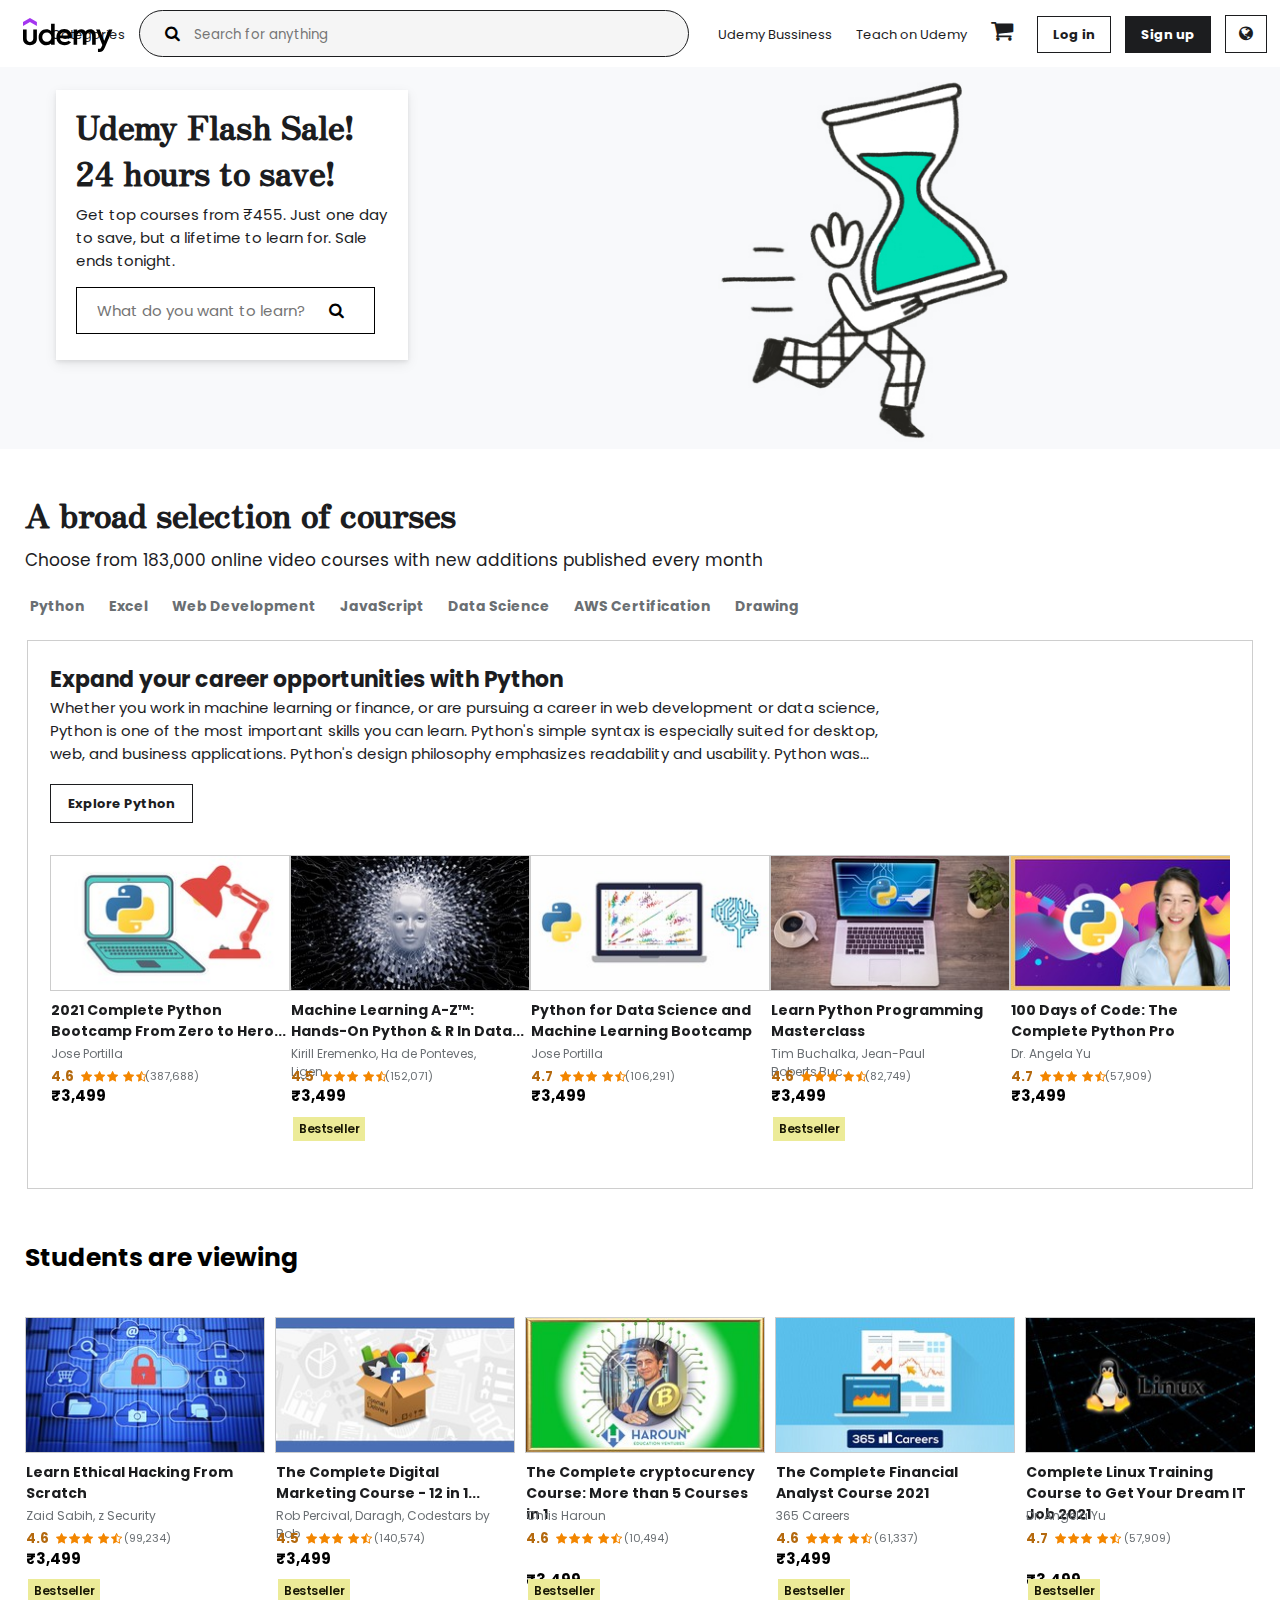
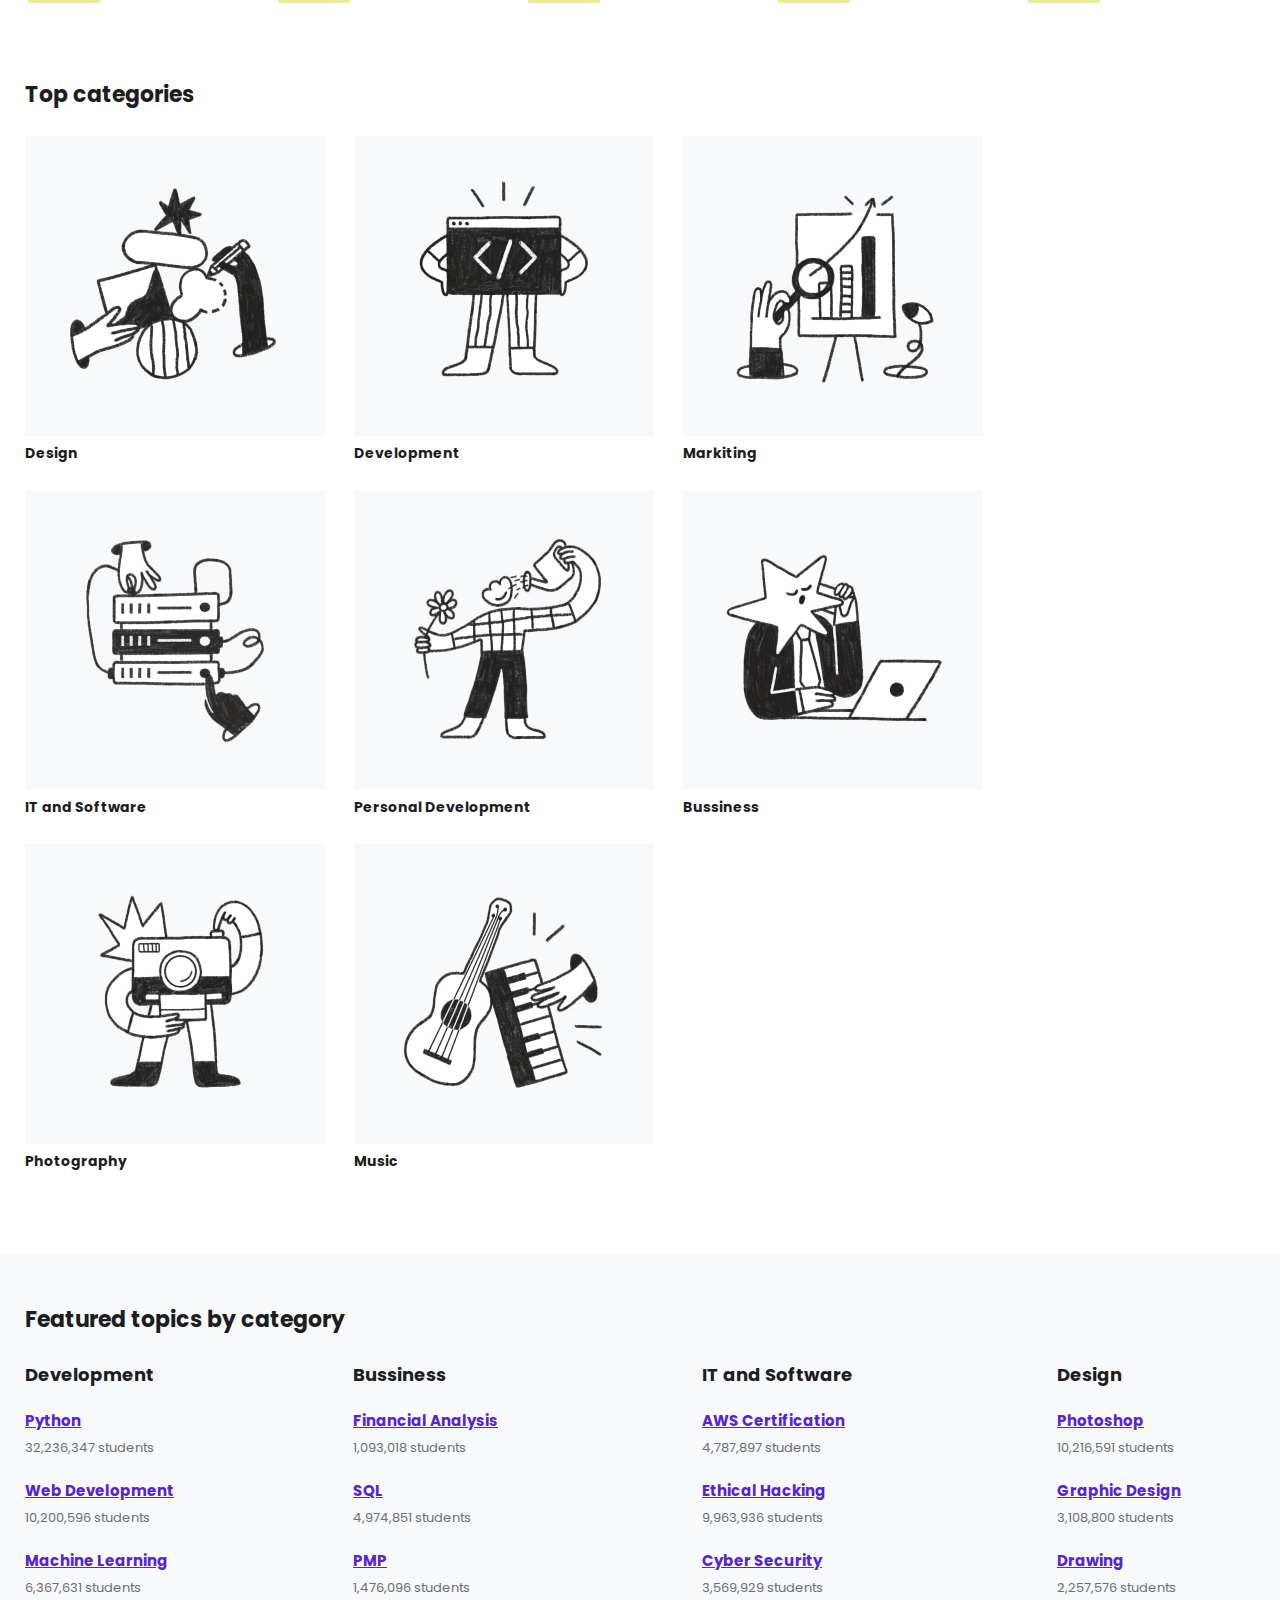
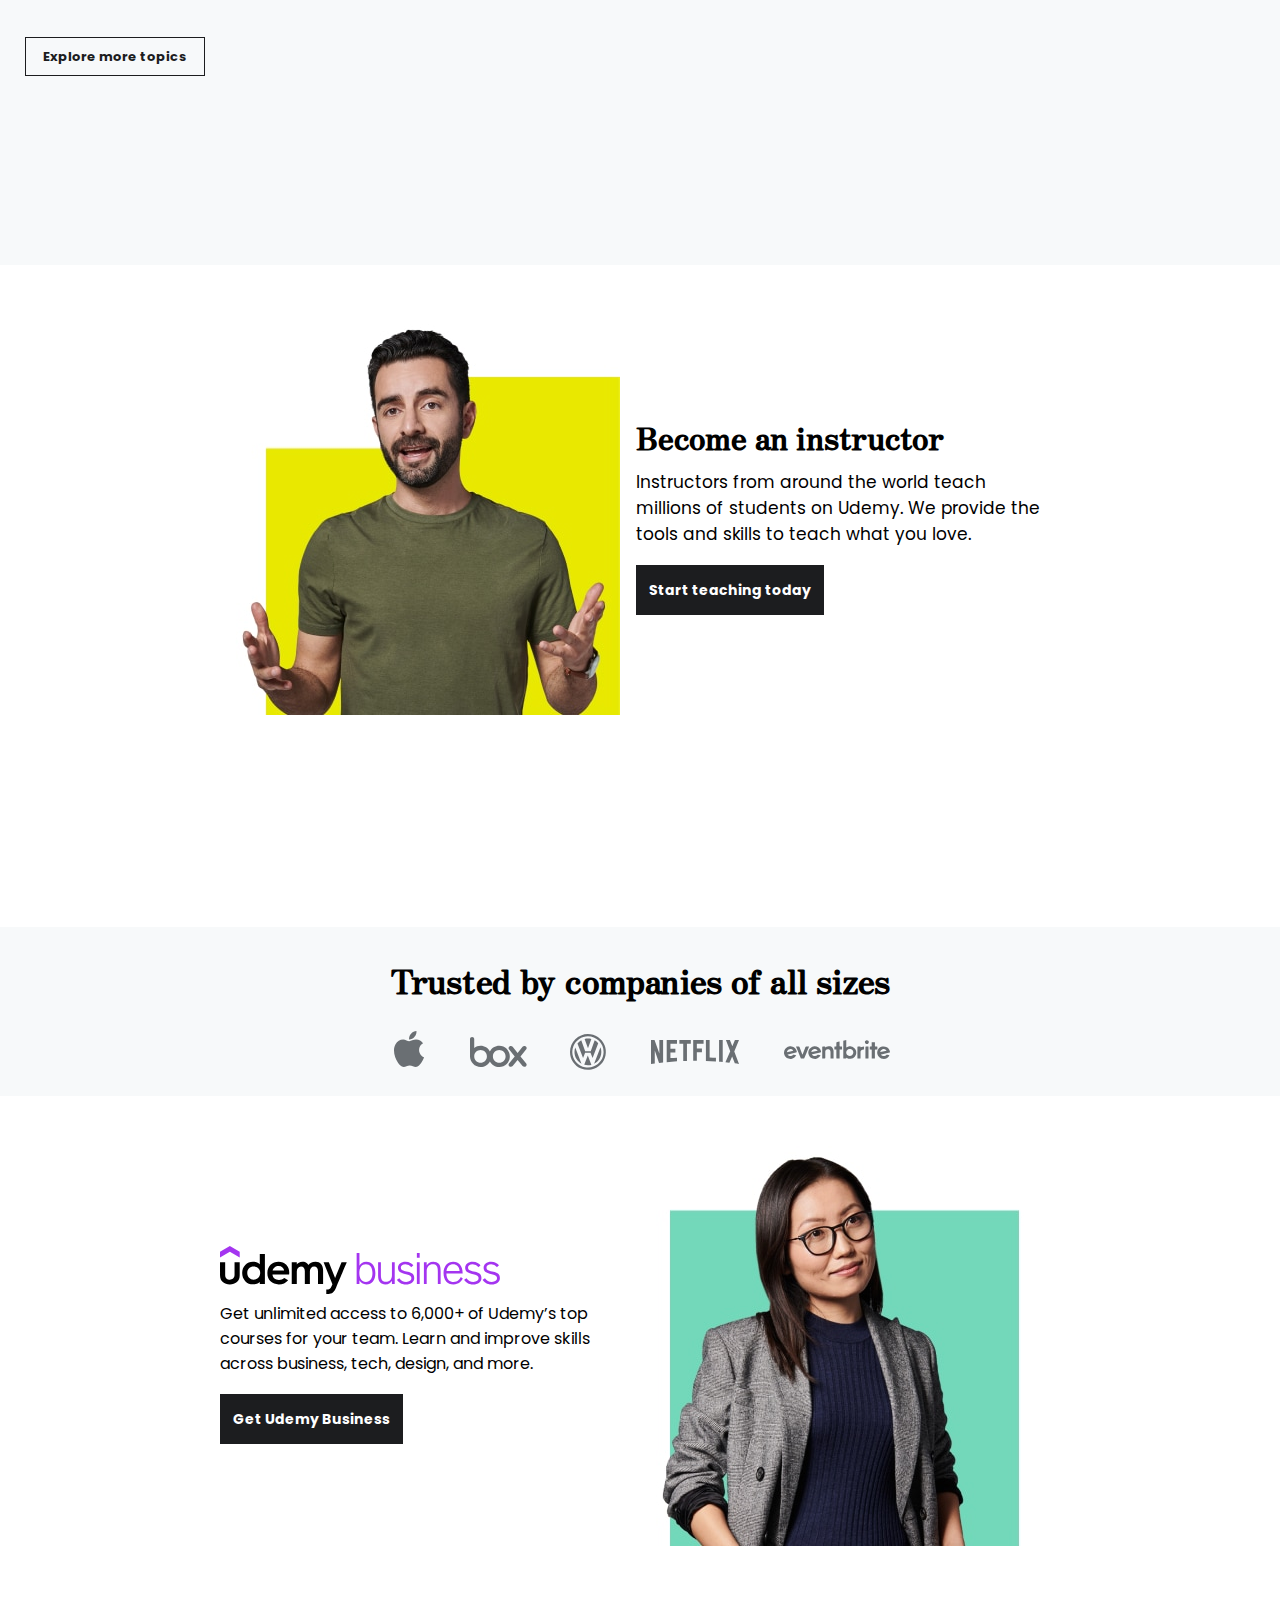
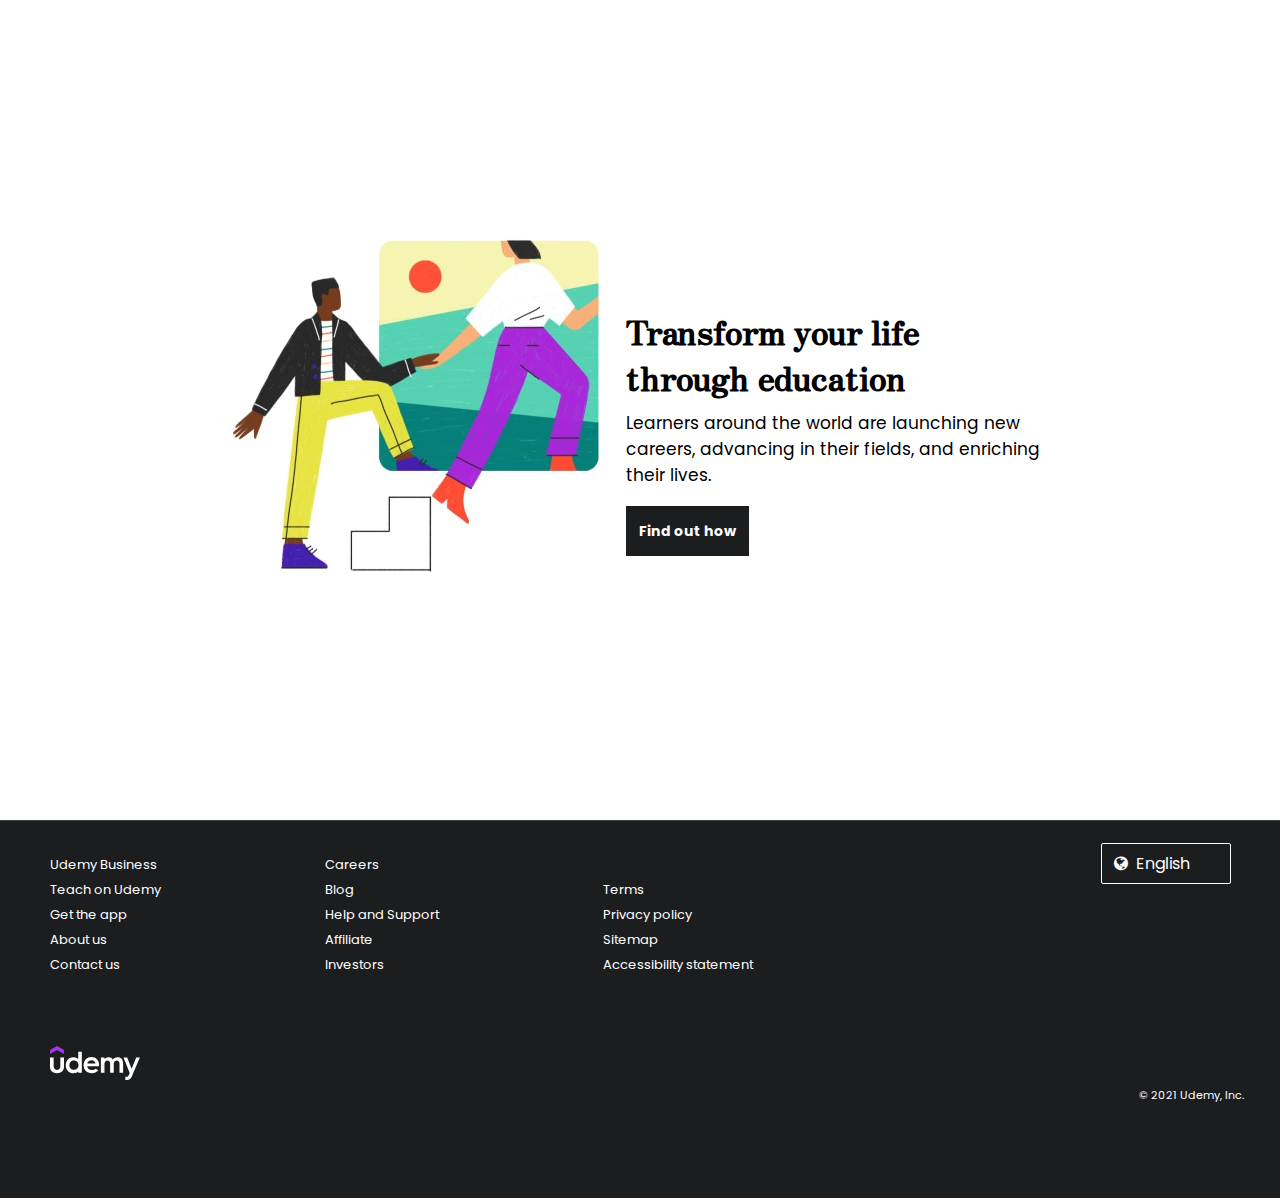
<file: index.html>
<!DOCTYPE html>
<html lang="en">

<head>
    <meta charset="UTF-8">
    <meta http-equiv="X-UA-Compatible" content="IE=edge">
    <meta name="viewport" content="width=device-width, initial-scale=1.0">
    <link rel="icon" type="image/png" href="images/tab.png" sizes="16x16">
    <script src="https://code.jquery.com/jquery-3.5.1.js"></script>
    <script src="https://cdnjs.cloudflare.com/ajax/libs/OwlCarousel2/2.3.4/owl.carousel.min.js"></script>
    <link rel="stylesheet" href="https://stackpath.bootstrapcdn.com/font-awesome/4.7.0/css/font-awesome.min.css">
    <link rel="stylesheet" href="https://cdnjs.cloudflare.com/ajax/libs/OwlCarousel2/2.3.4/assets/owl.carousel.min.css">
    <link rel="stylesheet" href="style.css">
    <title>Online Courses - Learn Anything, On Your Schedule | Udemy</title>
</head>

<body>
    <section id="header">
        <div class="nav">
            <ul>
                <li><a href="index.html"><img src="images/logo-udemy.svg" class="logo"></a></li>
                <li><a href="" class="cate">Categories</a></li>
                <li>
                    <form class="form"><i class="fa fa-search"></i>
                        <input type="search" placeholder="Search for anything">
                    </form>
                </li>
                <li><a href="" class="buss">Udemy Bussiness</a></li>
                <li><a href="" class="teach">Teach on Udemy</a></li>
                <li><a href=""><i class="fa fa-shopping-cart"></i></a></li>
                <li><a href="login.html" class="log-in">Log in</a></li>
                <li><a href="signup.html" class="sign-up">Sign up</a></li>
                <li><a href=""><i class="fa fa-globe globe2"></i></a></li>
            </ul>
        </div>
        <img src="images/udemy-flash.jpg" class="udemy-char">
        <div class="learn-box">
            <h1>Udemy Flash Sale!<br>24 hours to save!</h1>
            <p>Get top courses from ₹455. Just one day<br> to save, but a lifetime to learn for. Sale<br> ends tonight.
            </p>
            <form class="learn-search"><input type="search" placeholder="What do you want to learn?"><i
                    class="fa fa-search search"></i>
            </form>
        </div>
        <div class="content">
            <h1>A broad selection of courses</h1>
            <p>Choose from 183,000 online video courses with new additions published every month</p>
        </div>

        <div class="course-cate">
            <ul>
                <li><a href="">Python</a></li>
                <li><a href="">Excel</a></li>
                <li><a href="">Web Development</a></li>
                <li><a href="">JavaScript</a></li>
                <li><a href="">Data Science</a></li>
                <li><a href="">AWS Certification</a></li>
                <li><a href="">Drawing</a></li>
            </ul>
        </div>
        <div class="course">
            <div class="course-content">
                <h1>Expand your career opportunities with Python</h1>
                <p>Whether you work in machine learning or finance, or are pursuing a career in web development or data
                    science,<br> Python is one of the most important skills you can learn. Python's simple syntax is
                    especially suited for desktop,<br> web, and business applications. Python's design philosophy
                    emphasizes
                    readability and usability. Python was...</p>
                <a href="" class="explore">Explore Python</a>
                <div class="wrapper">
                    <div class="carousel owl-carousel">
                        <div class="card card-1">
                            <img src="images/course1.jpg">
                            <p>2021 Complete Python Bootcamp From Zero to Hero...</p>
                            <h6>Jose Portilla</h6>
                            <h5>4.6 <span><i class="fa fa-star"></i><i class="fa fa-star"></i><i class="fa fa-star"></i>
                                    <i class="fa fa-star"></i><i class="fa fa-star-half-o"></i></span>
                            </h5>
                            <h6 class="pur">(387,688)</h6>
                            <h4>₹3,499</h4>
                        </div>
                        <div class="card card-2">
                            <img src="images/course2.jpg">
                            <p> Machine Learning A-Z™: Hands-On Python & R In Data...</p>
                            <h6>Kirill Eremenko, Ha de Ponteves, Ligen...</h6>
                            <h5>4.5 <span><i class="fa fa-star"></i><i class="fa fa-star"></i><i class="fa fa-star"></i>
                                    <i class="fa fa-star"></i><i class="fa fa-star-half-o"></i></span>
                            </h5>
                            <h6 class="pur">(152,071)</h6>
                            <h4>₹3,499</h4>
                            <h5 class="best">Bestseller</h5>
                        </div>
                        <div class="card card-3">
                            <img src="images/course3.jpg">
                            <p>Python for Data Science and Machine Learning Bootcamp</p>
                            <h6>Jose Portilla</h6>
                            <h5>4.7 <span><i class="fa fa-star"></i><i class="fa fa-star"></i><i class="fa fa-star"></i>
                                    <i class="fa fa-star"></i><i class="fa fa-star-half-o"></i></span>
                            </h5>
                            <h6 class="pur">(106,291)</h6>
                            <h4>₹3,499</h4>
                        </div>
                        <div class="card card-4">
                            <img src="images/course4.jpg">
                            <p>Learn Python Programming Masterclass</p>
                            <h6>Tim Buchalka, Jean-Paul Roberts,Buc...</h6>
                            <h5>4.6 <span><i class="fa fa-star"></i><i class="fa fa-star"></i><i class="fa fa-star"></i>
                                    <i class="fa fa-star"></i><i class="fa fa-star-half-o"></i></span>
                            </h5>
                            <h6 class="pur">(82,749)</h6>
                            <h4>₹3,499</h4>
                            <h5 class="best">Bestseller</h5>
                        </div>
                        <div class="card card-5">
                            <img src="images/course5.jpg">
                            <p>100 Days of Code: The Complete Python Pro</p>
                            <h6>Dr. Angela Yu</h6>
                            <h5>4.7 <span><i class="fa fa-star"></i><i class="fa fa-star"></i><i class="fa fa-star"></i>
                                    <i class="fa fa-star"></i><i class="fa fa-star-half-o"></i></span>
                            </h5>
                            <h6 class="pur">(57,909)</h6>
                            <h4>₹3,499</h4>
                        </div>
                        <div class="card card-1">
                            <img src="images/course6.jpg">
                            <p>The Python Mega Course: Build 10 Real World Applications</p>
                            <h6>Ardit Sulce</h6>
                            <h5>4.6 <span><i class="fa fa-star"></i><i class="fa fa-star"></i><i class="fa fa-star"></i>
                                    <i class="fa fa-star"></i><i class="fa fa-star-half-o"></i></span>
                            </h5>
                            <h6 class="pur">(53,735)</h6>
                            <h4>₹3,499</h4>
                            <h5 class="best">Bestseller</h5>
                        </div>
                        <div class="card card-2">
                            <img src="images/course7.jpg">
                            <p>Learning Python for Data Analysis and Visualization</p>
                            <h6>Jose Portilla</h6>
                            <h5>4.4 <span><i class="fa fa-star"></i><i class="fa fa-star"></i><i class="fa fa-star"></i>
                                    <i class="fa fa-star"></i><i class="fa fa-star-half-o"></i></span>
                            </h5>
                            <h6 class="pur">(16,812)</h6>
                            <h4>₹3,499</h4>
                        </div>
                        <div class="card card-3">
                            <img src="images/course8.jpg">
                            <p>Automate the Boring Stuff with Python Programming</p>
                            <h6>Al Sweigart</h6>
                            <h5>4.6 <span><i class="fa fa-star"></i><i class="fa fa-star"></i><i class="fa fa-star"></i>
                                    <i class="fa fa-star"></i><i class="fa fa-star-half-o"></i></span>
                            </h5>
                            <h6 class="pur">(95,502)</h6>
                            <h4>₹3,200</h4>
                            <h5 class="best">Bestseller</h5>
                        </div>
                        <div class="card card-4">
                            <img src="images/course9.jpg">
                            <p>Python and Django Full Stack Web Developer Bootcamp</p>
                            <h6>Jose Portilla</h6>
                            <h5>4.5 <span><i class="fa fa-star"></i><i class="fa fa-star"></i><i class="fa fa-star"></i>
                                    <i class="fa fa-star"></i><i class="fa fa-star-half-o"></i></span>
                            </h5>
                            <h6 class="pur">(40,449)</h6>
                            <h4>₹3,499</h4>
                        </div>
                        <div class="card card-5">
                            <img src="images/course10.jpg"">
                            <p>Complete Python Developer in 2022: Zero to Mastery</p>
                            <h6>Andrei Neagoie, Zero To Mastery</h6>
                            <h5>4.7 <span><i class=" fa fa-star"></i><i class="fa fa-star"></i><i
                                class="fa fa-star"></i>
                            <i class="fa fa-star"></i><i class="fa fa-star-half-o"></i></span>
                            </h5>
                            <h6 class="pur">(31,591)</h6>
                            <h4>₹3,499</h4>
                            <h5 class="best">Bestseller</h5>
                        </div>
                    </div>
                </div>
            </div>
        </div>
    </section>
    <div class="viewing">
        <h1 class="viewing-title">Students are viewing</h1>
        <div class="wrapper">
            <div class="carousel owl-carousel">
                <div class="card card-1">
                    <img src="images/course11.jpg">
                    <p>Learn Ethical Hacking From Scratch</p>
                    <h6 class="name">Zaid Sabih, z Security</h6>
                    <h5 class="rate">4.6 <span><i class="fa fa-star"></i><i class="fa fa-star"></i><i
                                class="fa fa-star"></i>
                            <i class="fa fa-star"></i><i class="fa fa-star-half-o"></i></span>
                    </h5>
                    <h6 class="pur2">(99,234)</h6>
                    <h4 class="price">₹3,499</h4>
                    <h5 class="best">Bestseller</h5>
                </div>
                <div class="card card-2">
                    <img src="images/course12.jpg">
                    <p>The Complete Digital Marketing Course - 12 in 1...</p>
                    <h6 class="name">Rob Percival, Daragh, Codestars by Rob</h6>
                    <h5 class="rate">4.5 <span><i class="fa fa-star"></i><i class="fa fa-star"></i><i
                                class="fa fa-star"></i>
                            <i class="fa fa-star"></i><i class="fa fa-star-half-o"></i></span>
                    </h5>
                    <h6 class="pur2">(140,574)</h6>
                    <h4 class="price">₹3,499</h4>
                    <h5 class="best">Bestseller</h5>
                </div>
                <div class="card card-3">
                    <img src="images/course13.jpg">
                    <p>The Complete cryptocurency Course: More than 5 Courses in 1</p>
                    <h6 class="name">Chris Haroun</h6>
                    <h5 class="rate">4.6 <span><i class="fa fa-star"></i><i class="fa fa-star"></i><i
                                class="fa fa-star"></i>
                            <i class="fa fa-star"></i><i class="fa fa-star-half-o"></i></span>
                    </h5>
                    <h6 class="pur2">(10,494)</h6>
                    <h4 class="price">₹3,499</h4>
                    <h5 class="best">Bestseller</h5>
                </div>
                <div class="card card-4">
                    <img src="images/course14.jpg">
                    <p>The Complete Financial Analyst Course 2021</p>
                    <h6 class="name">365 Careers</h6>
                    <h5 class="rate">4.6 <span><i class="fa fa-star"></i><i class="fa fa-star"></i><i
                                class="fa fa-star"></i>
                            <i class="fa fa-star"></i><i class="fa fa-star-half-o"></i></span>
                    </h5>
                    <h6 class="pur2">(61,337)</h6>
                    <h4 class="price">₹3,499</h4>
                    <h5 class="best">Bestseller</h5>
                </div>
                <div class="card card-5">
                    <img src="images/course15.jpg">
                    <p>Complete Linux Training Course to Get Your Dream IT Job 2021</p>
                    <h6 class="name">Dr. Angela Yu</h6>
                    <h5 class="rate">4.7 <span><i class="fa fa-star"></i><i class="fa fa-star"></i><i
                                class="fa fa-star"></i>
                            <i class="fa fa-star"></i><i class="fa fa-star-half-o"></i></span>
                    </h5>
                    <h6 class="pur2">(57,909)</h6>
                    <h4 class="price">₹3,499</h4>
                    <h5 class="best">Bestseller</h5>
                </div>
                <div class="card card-1">
                    <img src="images/course16.jpg">
                    <p>The Python Mega Course: Build 10 Real Applications</p>
                    <h6 class="name">Ardit Sulce</h6>
                    <h5 class="rate">4.6 <span><i class="fa fa-star"></i><i class="fa fa-star"></i><i
                                class="fa fa-star"></i>
                            <i class="fa fa-star"></i><i class="fa fa-star-half-o"></i></span>
                    </h5>
                    <h6 class="pur2">(53,735)</h6>
                    <h4 class="price">₹3,499</h4>
                    <h5 class="best">Bestseller</h5>
                </div>
                <div class="card card-2">
                    <img src="images/course17.jpg">
                    <p>Learning Python for Data Analysis and Visualization</p>
                    <h6 class="name">Jose Portilla</h6>
                    <h5 class="rate">4.4 <span><i class="fa fa-star"></i><i class="fa fa-star"></i><i
                                class="fa fa-star"></i>
                            <i class="fa fa-star"></i><i class="fa fa-star-half-o"></i></span>
                    </h5>
                    <h6 class="pur2">(16,812)</h6>
                    <h4 class="price">₹3,499</h4>
                    <h5 class="best">Bestseller</h5>
                </div>
                <div class="card card-3">
                    <img src="images/course18.jpg">
                    <p>Automate the Boring Stuff with Python Programming</p>
                    <h6 class="name">Al Sweigart</h6>
                    <h5 class="rate">4.6 <span><i class="fa fa-star"></i><i class="fa fa-star"></i><i
                                class="fa fa-star"></i>
                            <i class="fa fa-star"></i><i class="fa fa-star-half-o"></i></span>
                    </h5>
                    <h6 class="pur2">(95,502)</h6>
                    <h4 class="price">₹3,200</h4>
                    <h5 class="best">Bestseller</h5>
                </div>
                <div class="card card-4">
                    <img src="images/course19.jpg">
                    <p>Python and Django Full Stack Web Developer</p>
                    <h6 class="name">Jose Portilla</h6>
                    <h5 class="rate">4.5 <span><i class="fa fa-star"></i><i class="fa fa-star"></i><i
                                class="fa fa-star"></i>
                            <i class="fa fa-star"></i><i class="fa fa-star-half-o"></i></span>
                    </h5>
                    <h6 class="pur2">(40,449)</h6>
                    <h4 class="price">₹3,499</h4>
                    <h5 class="best">Bestseller</h5>
                </div>
                <div class="card card-5">
                    <img src="images/course20.jpg">
                    <p>Complete Python Developer in 2022: Zero to Mastery</p>
                    <h6 class="name">Andrei Neagoie, Zero To Mastery</h6>
                    <h5 class="rate">4.7 <span><i class="fa fa-star"></i><i class="fa fa-star"></i><i
                                class="fa fa-star"></i>
                            <i class="fa fa-star"></i><i class="fa fa-star-half-o"></i></span>
                    </h5>
                    <h6 class="pur2">(31,591)</h6>
                    <h4 class="price">₹3,499</h4>
                    <h5 class="best">Bestseller</h5>
                </div>
            </div>
        </div>
    </div>
    <section class="categories">
        <h1>Top categories</h1>
        <div class="cate-section">
            <div class="cate1">
                <img src="images/cate1.jpg">
                <p>Design</p>
            </div>
            <div class="cate1">
                <img src="images/cate2.jpg">
                <p>Development</p>
            </div>
            <div class="cate1">
                <img src="images/cate3.jpg">
                <p>Markiting</p>
            </div>
            <div class="cate1">
                <img src="images/cate4.jpg">
                <p>IT and Software</p>
            </div>
            <div class="cate1">
                <img src="images/cate5.jpg">
                <p>Personal Development</p>
            </div>
            <div class="cate1">
                <img src="images/cate6.jpg">
                <p>Bussiness</p>
            </div>
            <div class="cate1">
                <img src="images/cate7.jpg">
                <p>Photography</p>
            </div>
            <div class="cate1">
                <img src="images/cate8.jpg">
                <p>Music</p>
            </div>
        </div>
    </section>
    <section class="featured-topics">
        <h1>Featured topics by category</h1>
        <div class="development">
            <h2>Development</h2>
            <a href="">Python</a>
            <p>32,236,347 students</p>
            <a href="">Web Development</a>
            <p>10,200,596 students</p>
            <a href="">Machine Learning</a>
            <p>6,367,631 students</p>
        </div>
        <div class="development2">
            <h2>Bussiness</h2>
            <a href="">Financial Analysis</a>
            <p>1,093,018 students</p>
            <a href="">SQL</a>
            <p>4,974,851 students</p>
            <a href="">PMP</a>
            <p>1,476,096 students</p>
        </div>
        <div class="development2">
            <h2>IT and Software</h2>
            <a href="">AWS Certification</a>
            <p>4,787,897 students</p>
            <a href="">Ethical Hacking</a>
            <p>9,963,936 students</p>
            <a href="">Cyber Security</a>
            <p>3,569,929 students</p>
        </div>
        <div class="development2">
            <h2>Design</h2>
            <a href="">Photoshop</a>
            <p>10,216,591 students</p>
            <a href="">Graphic Design</a>
            <p>3,108,800 students</p>
            <a href="">Drawing</a>
            <p>2,257,576 students</p>
        </div><br>
        <a href="" class="explore button">Explore more topics</a>
    </section>
    <section class="inst">
        <div class="instru">
            <div class="imgbx">
                <img src="images/instructer.jpg">
            </div>
            <div class="instru-content imgbx">
                <h1>Become an instructor</h1>
                <p>Instructors from around the world teach<br> millions of students on Udemy. We provide the<br> tools
                    and
                    skills to teach what you love.</p>
                <div class="btn">
                    <a href="">Start teaching today</a>
                </div>
            </div>
        </div>
        <div class="trusted">
            <h1>Trusted by companies of all sizes</h1>
            <div class="trust">
                <img src="images/trust1.svg">
                <img src="images/trust2.svg">
                <img src="images/trust3.svg">
                <img src="images/trust4.svg">
                <img src="images/trust5.svg">
            </div>
        </div>
        <div class="bussiness">
            <div class="instru">
                <div class="imgbx2">
                    <img src="images/bussinessimage.jpg">
                </div>
                <div class="instru-content2 imgbx2">
                    <img src="images/udemy-buss.svg">
                    <p>Get unlimited access to 6,000+ of Udemy’s top<br> courses for your team. Learn and improve
                        skills<br>
                        across business, tech, design, and more.</p>
                    <div class="btn">
                        <a href="">Get Udemy Business</a>
                    </div>
                </div>
            </div>
        </div>
        <div class="transform">
            <div class="instru">
                <div class="imgbx">
                    <img src="images/transform.jpg">
                </div>
                <div class="instru-content imgbx">
                    <h1 class="transform">Transform your life<br> through education</h1>
                    <p>Learners around the world are launching new<br> careers, advancing in their fields, and
                        enriching<br>
                        their lives.</p>
                    <div class="btn">
                        <a href="" class="button2">Find out how</a>
                    </div>
                </div>
            </div>
        </div>
    </section>
    <footer>
        <div class="footerlink1 footerlink">
            <a href="">Udemy Business</a><br>
            <a href="">Teach on Udemy</a><br>
            <a href="">Get the app</a><br>
            <a href="">About us</a><br>
            <a href="">Contact us</a>
        </div>
        <div class="footerlink2 footerlink">
            <a href="">Careers</a><br>
            <a href="">Blog</a><br>
            <a href="">Help and Support</a><br>
            <a href="">Affiliate</a><br>
            <a href="">Investors</a>
        </div>
        <div class="footerlink3 footerlink">
            <a href="">Terms</a><br>
            <a href="">Privacy policy</a><br>
            <a href="">Sitemap</a><br>
            <a href="">Accessibility statement</a>
        </div>
        <div class="lang footerlink">
            <a href=""><i class="fa fa-globe" aria-readonly="true"></i>English</a>
        </div>
        <div class="footer-udemy">
            <img src="images/logo-udemy-white.svg" class="footer-udemy-logo">
            <div class="copy">
                <p>© 2021 Udemy, Inc.</p>
            </div>
        </div>
    </footer>


    <script>
        $(".carousel").owlCarousel({
            margin: 20,
            loop: true,
            autoplay: false,
            autoplayTimeout: 2000,
            autoplayHoverPause: true,
            responsive: {
                0: {
                    items: 1,
                    nav: false
                },
                600: {
                    items: 3,
                    nav: false
                },
                1000: {
                    items: 5,
                    nav: false
                }
            }
        });
    </script>
</body>

</html>
</file>
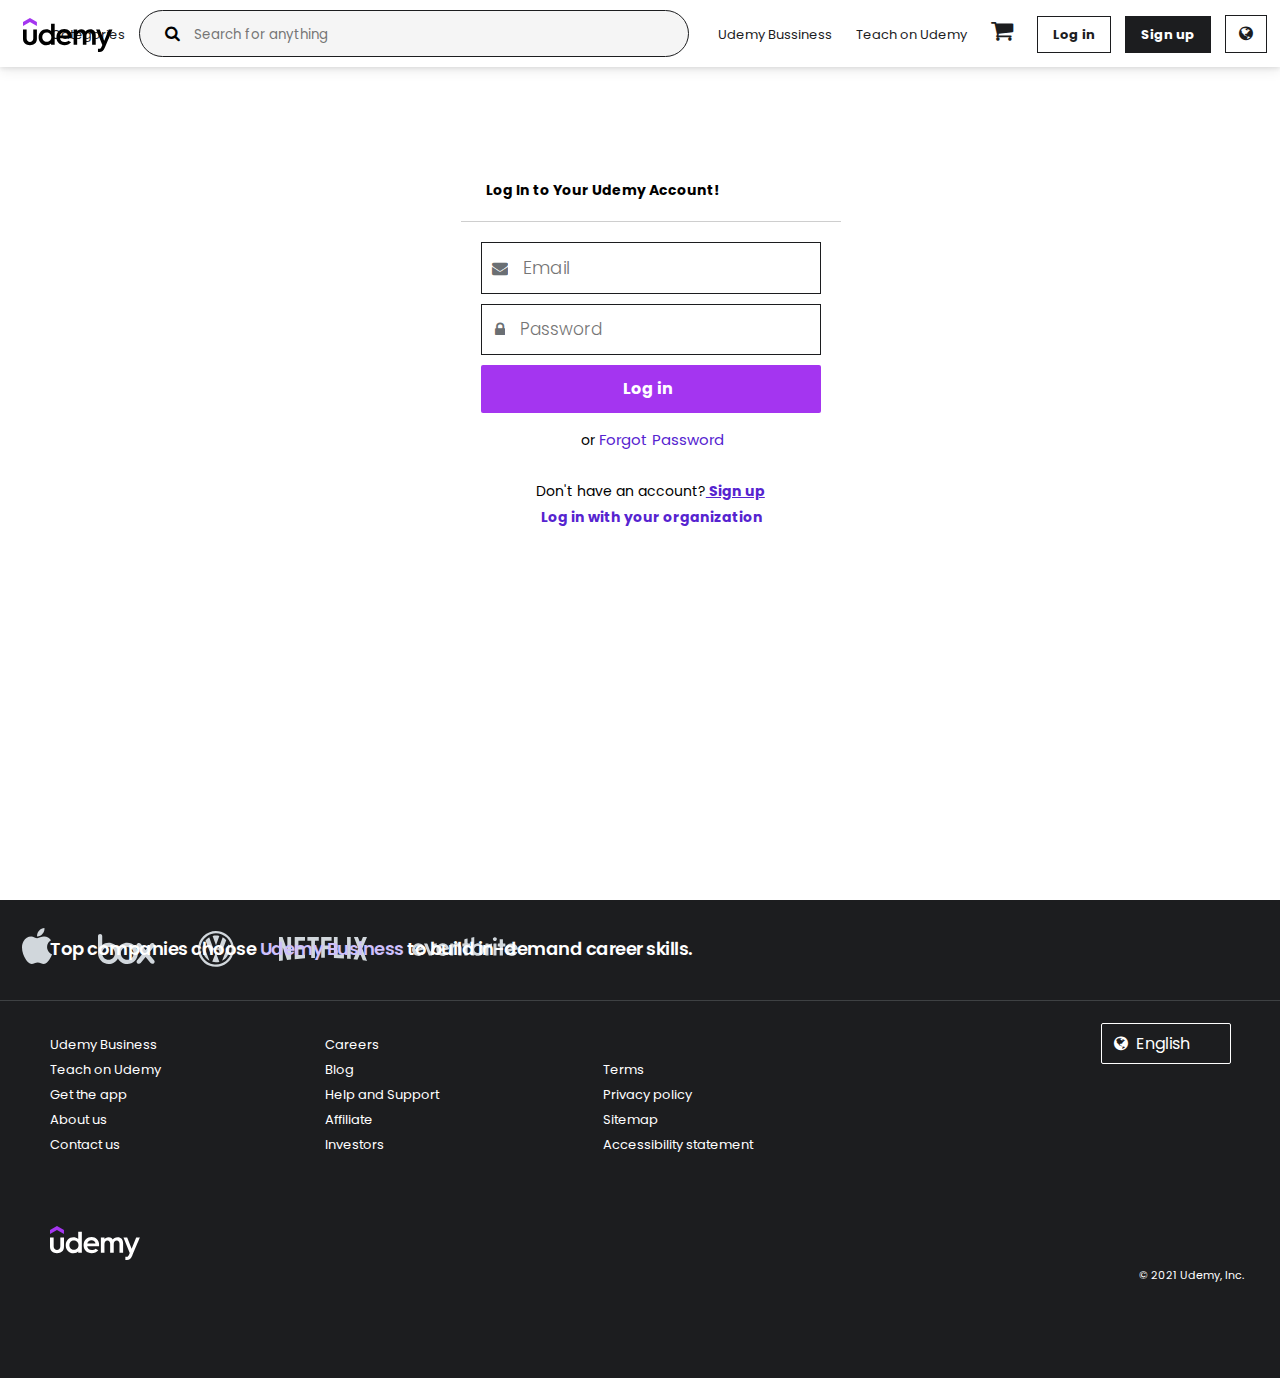
<file: login.html>
<!DOCTYPE html>
<html lang="en">

<head>
    <meta charset="UTF-8">
    <meta http-equiv="X-UA-Compatible" content="IE=edge">
    <meta name="viewport" content="width=device-width, initial-scale=1.0">
    <link rel="icon" type="image/png" href="images/tab.png" sizes="16x16">
    <script src="https://code.jquery.com/jquery-3.5.1.js"></script>
    <script src="https://cdnjs.cloudflare.com/ajax/libs/OwlCarousel2/2.3.4/owl.carousel.min.js"></script>
    <link rel="stylesheet" href="https://stackpath.bootstrapcdn.com/font-awesome/4.7.0/css/font-awesome.min.css">
    <link rel="stylesheet" href="https://cdnjs.cloudflare.com/ajax/libs/OwlCarousel2/2.3.4/assets/owl.carousel.min.css">
    <link rel="stylesheet" href="style.css">
    <title>Login | Udemy</title>
</head>

<body>
    <section id="header">
        <div class="nav">
            <ul>
                <li><a href="index.html"><img src="images/logo-udemy.svg" class="logo"></a></li>
                <li><a href="" class="cate">Categories</a></li>
                <li>
                    <form class="form"><i class="fa fa-search"></i>
                        <input type="search" placeholder="Search for anything">
                    </form>
                </li>
                <li><a href="" class="buss">Udemy Bussiness</a></li>
                <li><a href="" class="teach">Teach on Udemy</a></li>
                <li><a href=""><i class="fa fa-shopping-cart"></i></a></li>
                <li><a href="login.html" class="log-in">Log in</a></li>
                <li><a href="signup.html" class="sign-up">Sign up</a></li>
                <li><a href=""><i class="fa fa-globe globe2"></i></a></li>
            </ul>
        </div>
    </section>
    <div class="login">
        <h4 class="login-title">Log In to Your Udemy Account!</h4>
        <form action="log-in.php" method="post" class="log-in-form">
            <div class="email"><i class="fa fa-envelope"></i><input type="email" placeholder="Email" name="email"></div>
            <div class="password"><i class="fa fa-lock"></i><input type="password" placeholder="Password"
                    name="password"></div>
            <input type="submit" class="submit" value="Log in" name="submit">
        </form>
        <p class="forgot-pass">or <a href="">Forgot Password</a></p>
        <p class="forgot-pass signup">Don't have an account?<a href="signup.html"> Sign up</a></p>
        <a href="" class="with-org">Log in with your organization</a>

    </div>
    <div class="trust-for-login">
        <div class="trust-login">
            <h1>Top companies choose <a href="">Udemy Business</a> to build in-demand career skills.</h1>
            <div class="trust">
                <img src="images/top1.svg">
                <img src="images/top2.svg">
                <img src="images/top3.svg">
                <img src="images/top4.svg">
                <img src="images/top5.svg">
            </div>
        </div>
    </div>
    <footer>
        <div class="footerlink1 footerlink">
            <a href="">Udemy Business</a><br>
            <a href="">Teach on Udemy</a><br>
            <a href="">Get the app</a><br>
            <a href="">About us</a><br>
            <a href="">Contact us</a>
        </div>
        <div class="footerlink2 footerlink">
            <a href="">Careers</a><br>
            <a href="">Blog</a><br>
            <a href="">Help and Support</a><br>
            <a href="">Affiliate</a><br>
            <a href="">Investors</a>
        </div>
        <div class="footerlink3 footerlink">
            <a href="">Terms</a><br>
            <a href="">Privacy policy</a><br>
            <a href="">Sitemap</a><br>
            <a href="">Accessibility statement</a>
        </div>
        <div class="lang footerlink">
            <a href=""><i class="fa fa-globe" aria-readonly="true"></i>English</a>
        </div>
        <div class="footer-udemy">
            <img src="images/logo-udemy-white.svg" class="footer-udemy-logo">
            <div class="copy">
                <p>© 2021 Udemy, Inc.</p>
            </div>
        </div>
    </footer>


</body>

</html>
</file>
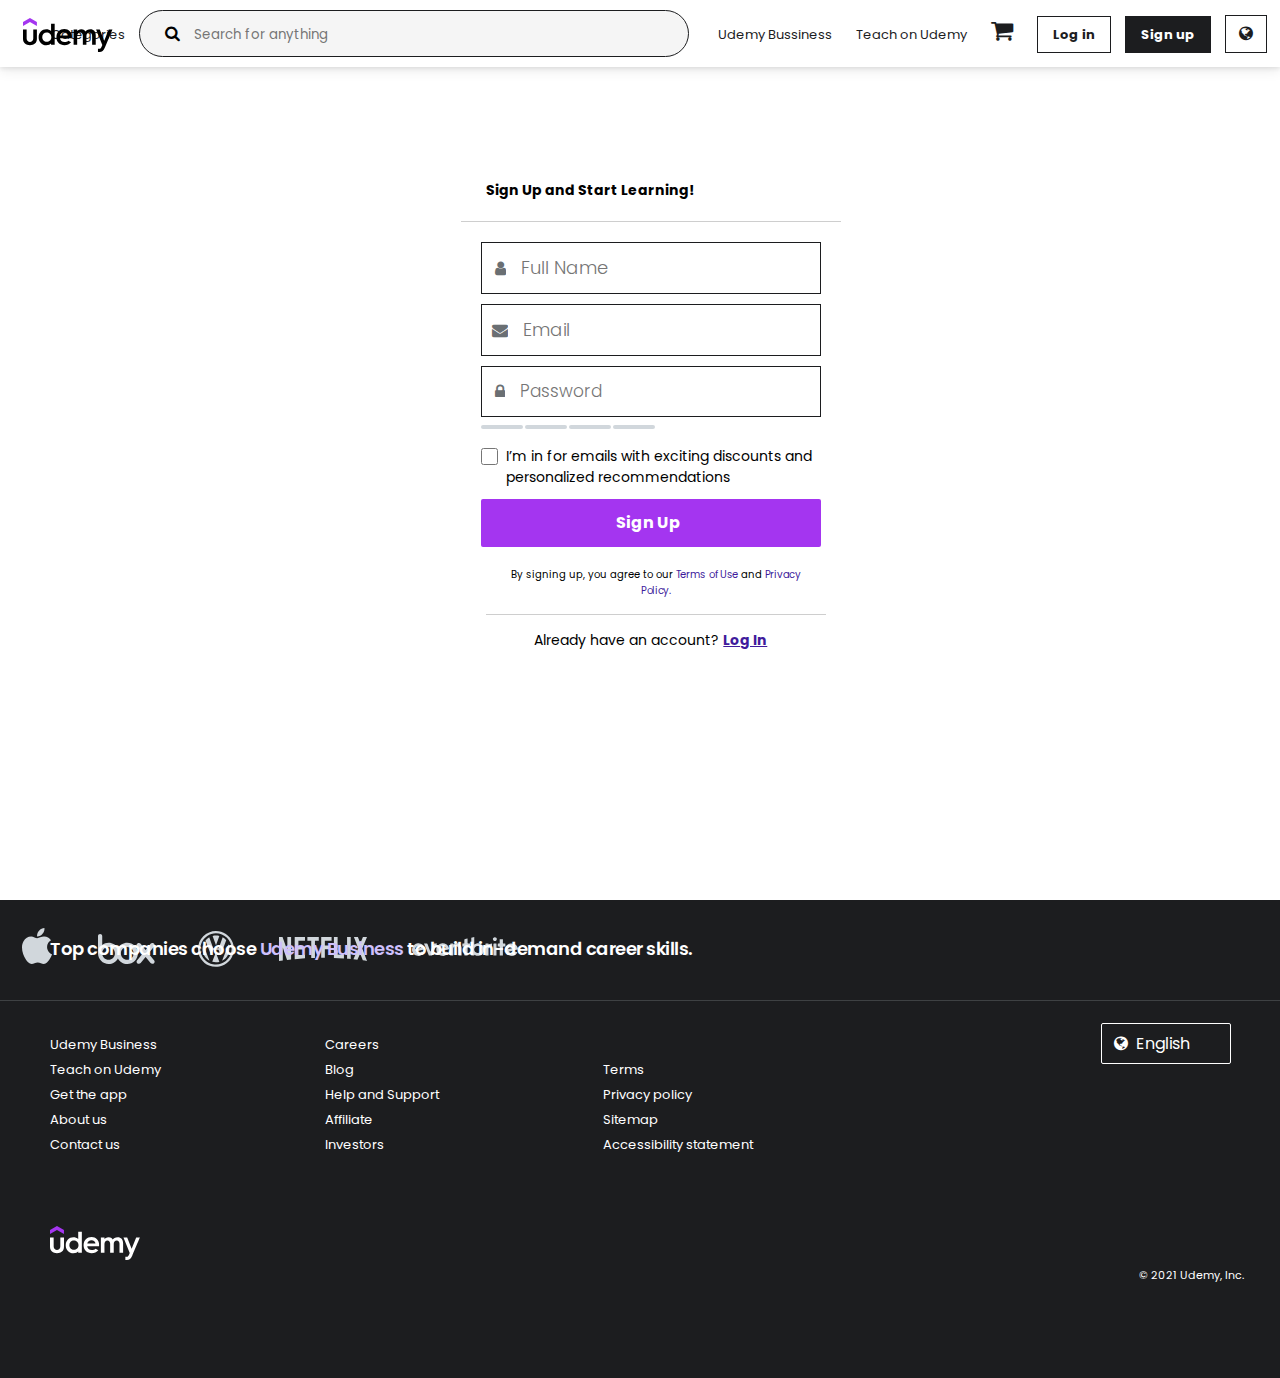
<file: signup.html>
<!DOCTYPE html>
<html lang="en">

<head>
    <meta charset="UTF-8">
    <meta http-equiv="X-UA-Compatible" content="IE=edge">
    <meta name="viewport" content="width=device-width, initial-scale=1.0">
    <link rel="icon" type="image/png" href="images/tab.png" sizes="16x16">
    <script src="https://code.jquery.com/jquery-3.5.1.js"></script>
    <script src="https://cdnjs.cloudflare.com/ajax/libs/OwlCarousel2/2.3.4/owl.carousel.min.js"></script>
    <link rel="stylesheet" href="https://stackpath.bootstrapcdn.com/font-awesome/4.7.0/css/font-awesome.min.css">
    <link rel="stylesheet" href="https://cdnjs.cloudflare.com/ajax/libs/OwlCarousel2/2.3.4/assets/owl.carousel.min.css">
    <link rel="stylesheet" href="style.css">
    <title>Sign up and start learning | Udemy</title>
</head>

<body>
    <section id="header">
        <div class="nav">
            <ul>
                <li><a href="index.html"><img src="images/logo-udemy.svg" class="logo"></a></li>
                <li><a href="" class="cate">Categories</a></li>
                <li>
                    <form class="form"><i class="fa fa-search"></i>
                        <input type="search" placeholder="Search for anything">
                    </form>
                </li>
                <li><a href="" class="buss">Udemy Bussiness</a></li>
                <li><a href="" class="teach">Teach on Udemy</a></li>
                <li><a href=""><i class="fa fa-shopping-cart"></i></a></li>
                <li><a href="login.html" class="log-in">Log in</a></li>
                <li><a href="signup.html" class="sign-up">Sign up</a></li>
                <li><a href=""><i class="fa fa-globe globe2"></i></a></li>
            </ul>
        </div>
    </section>
    <div class="login">
        <h4 class="login-title">Sign Up and Start Learning!</h4>
        <form action="sign-up.php" method="post" class="log-in-form">
            <div class="name"><i class="fa fa-user"></i><input type="text" placeholder="Full Name" name="name"></div>
            <div class="email"><i class="fa fa-envelope"></i><input type="email" placeholder="Email" name="email"></div>
            <div class="password"><i class="fa fa-lock"></i><input type="password" placeholder="Password"
                    name="password"></div>
            <div class="password-strength-div">
                <div class="password-strength"></div>
                <div class="password-strength"></div>
                <div class="password-strength"></div>
                <div class="password-strength"></div>
            </div>
            <div class="input-check">
                <input type="checkbox" name="accepted" class="accepted  side-by-side"><label class="side-by-side"
                    for="accepted">
                    <p> I’m in for emails with exciting discounts and<br> personalized recommendations</p>
                </label>
            </div>

            <input type="submit" class="submit" value="Sign Up" name="submit">
        </form>
        <div class="after-sign-up">
            <p>By signing up, you agree to our<a href=""> Terms of Use</a> and<a href=""> Privacy Policy.</a></p>
            <h4>Already have an account? <a href="login.html">Log In</a></h4>
        </div>

    </div>
    <div class="trust-for-login">
        <div class="trust-login">
            <h1>Top companies choose <a href="">Udemy Business</a> to build in-demand career skills.</h1>
            <div class="trust">
                <img src="images/top1.svg">
                <img src="images/top2.svg">
                <img src="images/top3.svg">
                <img src="images/top4.svg">
                <img src="images/top5.svg">
            </div>
        </div>
    </div>
    <footer>
        <div class="footerlink1 footerlink">
            <a href="">Udemy Business</a><br>
            <a href="">Teach on Udemy</a><br>
            <a href="">Get the app</a><br>
            <a href="">About us</a><br>
            <a href="">Contact us</a>
        </div>
        <div class="footerlink2 footerlink">
            <a href="">Careers</a><br>
            <a href="">Blog</a><br>
            <a href="">Help and Support</a><br>
            <a href="">Affiliate</a><br>
            <a href="">Investors</a>
        </div>
        <div class="footerlink3 footerlink">
            <a href="">Terms</a><br>
            <a href="">Privacy policy</a><br>
            <a href="">Sitemap</a><br>
            <a href="">Accessibility statement</a>
        </div>
        <div class="lang footerlink">
            <a href=""><i class="fa fa-globe" aria-readonly="true"></i>English</a>
        </div>
        <div class="footer-udemy">
            <img src="images/logo-udemy-white.svg" class="footer-udemy-logo">
            <div class="copy">
                <p>© 2021 Udemy, Inc.</p>
            </div>
        </div>
    </footer>


</body>

</html>
</file>
<file: style.css>
@import url('https://fonts.googleapis.com/css2?family=Poppins:wght@100;200;300;400;500;600;700;800;900&display=swap');
@import url('https://fonts.googleapis.com/css2?family=Zen+Antique&display=swap');
* {
    margin: 0;
    padding: 0;
    box-sizing: border-box;
    font-family: 'Poppins', sans-serif;
}

/* font-family: sf pro display, -apple-system, BlinkMacSystemFont, Roboto, segoe ui,
 Helvetica, Arial, sans-serif, apple color emoji, segoe ui emoji, segoe ui symbol; */

/* font-family: SuisseWorks, Georgia, Times, times new roman, serif, apple color emoji,
 segoe ui emoji, segoe ui symbol; */

#header {
    min-height: 100vh;
    background-position: top;
    background-repeat: no-repeat;
}

.nav {
    background: #fff;
    box-shadow: 0 2px 4px rgb(0 0 0 / 8%), 0 4px 12px rgb(0 0 0 / 8%);
}

.nav ul {
    text-align: right;
}

.nav ul li {
    display: inline-block;
    padding: 10px 5px;
}

.nav ul li .logo {
    position: absolute;
    width: 90px;
    left: 1.8%;
    top: 2%;
}

.udemy-char {
    width: 100%;
    height: auto;
    object-fit: contain;
    object-position: initial;
}

.form {
    text-align: left;
    padding: 10px 10px;
    padding-left: 20px;
    width: 550px;
    border-radius: 50px;
    border: 1px solid #1c1d1f;
    background: rgb(245, 245, 245);
}

.form input {
    width: 480px;
    border: none;
    outline: none;
    background: rgb(245, 245, 245);
}

.fa-search {
    padding-left: 5px;
    padding-right: 10px;
}

.fa-shopping-cart {
    font-size: 24px;
    color: #1c1d1f;
    padding-left: 10px;
    padding-right: 10px;
}

.log-in {
    font-weight: 700;
    color: #1c1d1f;
    background-color: transparent;
    border: 1.5px solid #1c1d1f;
    padding: 8px 15px;
    text-decoration: none;
    font-size: 13px;
    /* margin-left: 20px; */
}

.log-in:hover {
    background: rgb(245, 245, 245);
}

.sign-up {
    font-size: 13px;
    text-decoration: none;
    font-weight: 700;
    color: #fff;
    background-color: #1c1d1f;
    border: 1.5px solid #1c1d1f;
    padding: 8px 15px;
}

.sign-up:hover {
    background-color: #000;
}

.buss {
    font-size: 13px;
    text-decoration: none;
    color: #1c1d1f;
    font-weight: 400;
    margin-left: 15px;
}

.buss:hover {
    color: #000;
}

.teach {
    font-size: 13px;
    text-decoration: none;
    color: #1c1d1f;
    margin-left: 10px;
    font-weight: 400;
}

.teach:hover {
    color: #000;
}

.cate {
    font-size: 13px;
    text-decoration: none;
    color: #1c1d1f;
    margin-left: 30px;
    font-weight: 400;
}

.cate:hover {
    color: #000;
}

.globe2 {
    width: 2.3 rem;
    height: 2.3 rem;
    color: #1c1d1f;
    padding: 8px 13px;
    padding-top: 9px;
    padding-bottom: 11px;
    border: 1px solid #1c1d1f;
    margin-right: 10px;
}

.globe2:hover {
    color: #000;
    border: 1px solid #000;
    background: rgb(245, 245, 245);
}

.learn-box {
    position: absolute;
    top: 90px;
    max-width: 22rem;
    left: 3.5rem;
    height: 270px;
    box-shadow: 0 2px 4px rgb(0 0 0 / 8%), 0 4px 12px rgb(0 0 0 / 8%);
    background: #fff;
}

.learn-box h1 {
    padding-top: 13px;
    padding-left: 20px;
    padding-right: 20px;
    font-family: 'Zen Antique', serif;
    font-size: 32px;
    color: #1c1d1f;
}

.learn-box p {
    padding-top: 8px;
    padding-left: 20px;
    padding-right: 20px;
    font-size: 15px;
    font-weight: 400;
    color: #1c1d1f;
}

.learn-search {
    margin-top: 15px;
    margin-left: 20px;
    margin-right: 20px;
    width: 85%;
    border-radius: 0;
    background: transparent;
    border: 1px solid #000;
    padding: 10px 10px;
    padding-left: 20px;
}

.learn-search input {
    width: 85%;
    font-size: 15px;
    background: transparent;
    border: none;
}

.content h1 {
    padding-top: 35px;
    padding-left: 25px;
    font-family: 'Zen Antique', serif;
    font-size: 32px;
    color: #1c1d1f;
}

.content p {
    padding-top: 10px;
    padding-left: 25px;
    font-size: 17px;
    color: #1c1d1f;
}

.course-cate ul {
    padding-left: 10px;
    padding-top: 20px;
}

.course-cate ul li {
    display: inline-block;
    margin-left: 20px;
    list-style: none;
}

.course-cate ul li a {
    color: #6a6f73;
    font-weight: 700;
    text-decoration: none;
    font-size: 14px;
}

.course-cate ul li a:hover {
    color: rgb(27, 27, 27);
}

.course {
    border: 1px solid rgb(206, 206, 206);
    margin: 22px;
    margin-left: 27px;
    margin-right: 27px;
    padding: 22px;
}

.course-content h1 {
    font-size: 22px;
    color: #1c1d1f;
}

.course-content p {
    font-size: 15px;
    margin-bottom: 25px;
    color: #1c1d1f;
    width: 870px;
}

.explore {
    font-size: 13px;
    color: #1c1d1f;
    font-weight: 700;
    border: 1px solid #1c1d1f;
    padding: 9px 17px;
    text-decoration: none;
}

.explore:hover {
    background: rgb(245, 245, 245);
}

/* slider */

/* slider */

/* slider */

/* slider */

.wrapper {
    width: 100%;
}

.wrapper .carousel {
    margin-top: 40px;
}

.carousel .card {
    border: 1px solid #cccccc;
    margin-bottom: 150px;
    width: 240px;
    height: 136px;
}

.card p {
    color: #1c1d1f;
    margin-top: 10px;
    width: 100%;
    font-weight: 700;
    font-size: 14px;
}

.card h6 {
    top: 66.5%;
    font-size: 12px;
    position: absolute;
    color: #6a6f73;
    font-weight: 400;
}

.card .pur {
    top: 74.5%;
    font-size: 11px;
    left: 43%;
    position: absolute;
    color: #6a6f73;
    font-weight: 400;
}

.card h5 {
    top: 74%;
    position: absolute;
    color: #b4690e;
    font-weight: 700;
}

.card h5 span {
    color: rgb(243, 134, 0);
    font-size: 12px;
    margin-left: 2px;
}

.card h5 span .fa-star, .fa-star-half-o {
    margin-left: 2px;
}

.card h4 {
    padding-top: 17px;
    font-size: 15px;
}

.card .best {
    background-color: #eceb98;
    color: #181704;
    margin-top: 50px;
    margin-left: 2px;
    font-size: 12px;
    font-weight: 600;
    padding: 3px 6px;
    letter-spacing: -0.5px;
}

.viewing {
    margin: 25px;
    margin-top: 50px;
    margin-bottom: 50px;
}

.viewing-title {
    font-size: 25px;
}

.card .name {
    top: 66.5%;
    font-size: 12px;
    position: absolute;
    color: #6a6f73;
    font-weight: 400;
}

.card .rate {
    top: 74%;
    position: absolute;
    color: #b4690e;
    font-weight: 700;
}

.card .pur2 {
    top: 74.3%;
    font-size: 11px;
    left: 43%;
    position: absolute;
    color: #6a6f73;
    font-weight: 400;
}

.card .price {
    padding-top: 43px;
}

.categories h1 {
    color: #1c1d1f;
    margin-left: 25px;
    font-size: 22px;
}

.categories .cate1 {
    display: inline-block;
    margin-left: 25px;
    margin-top: 25px;
    cursor: pointer;
}

.categories .cate1 img {
    transition: 0.2s;
}

.categories .cate1:hover img {
    transform: scale(1.05);
}

.categories .cate1 p {
    color: #1c1d1f;
    font-weight: 700;
    font-size: 14px;
}

/* featured-topics */

/* featured-topics */

/* featured-topics */

.featured-topics {
    margin-top: 80px;
    background: #f7f9fa;
    min-height: 68vh;
}

.featured-topics h1 {
    color: #1c1d1f;
    margin-left: 25px;
    margin-top: 25px;
    font-size: 22px;
    padding-top: 50px;
}

.development {
    margin-left: 25px;
    display: inline-block;
}

.development h2 {
    font-size: 18px;
    margin-bottom: 20px;
    color: #1c1d1f;
}

.development a {
    color: #5624d0;
    font-weight: 700;
    font-size: 15px;
}

.development a:hover {
    color: #3a00cc;
}

.development p {
    color: #6a6f73;
    font-size: 13px;
    margin-top: 5px;
    margin-bottom: 20px;
}

.development2 {
    padding-left: 150px;
    margin: 25px;
    display: inline-block;
}

.development2 h2 {
    font-size: 18px;
    margin-bottom: 20px;
    color: #1c1d1f;
}

.development2 a {
    color: #5624d0;
    font-weight: 700;
    font-size: 15px;
}

.development2 a:hover {
    color: #3a00cc;
}

.development2 p {
    color: #6a6f73;
    font-size: 13px;
    margin-top: 5px;
    margin-bottom: 20px;
}

.button {
    margin-left: 25px;
    margin-bottom: 50px;
}

/* instucter */

/* instucter */

/* instucter */

.instru {
    min-height: 68vh;
    margin-right: 240px;
    margin-left: 220px;
    margin-top: 50px;
}

.imgbx {
    float: left;
}

.instru-content {
    float: right;
    margin-top: 100px;
}

.instru-content h1 {
    font-size: 30px;
    font-family: 'Zen Antique', serif;
}

.instru-content p {
    margin-top: 10px;
    font-size: 17px;
}

.btn {
    margin-top: 30px;
}

.btn a {
    text-decoration: none;
    color: #fff;
    background: #1c1d1f;
    font-weight: 700;
    padding: 15px 13px;
    font-size: 14px;
}

.btn a:hover {
    background: #000;
}

/* trusted */

/* trusted */

/* trusted */

.trusted {
    background: #f7f9fa;
    text-align: center;
}

.trusted h1 {
    padding-top: 30px;
    font-family: 'Zen Antique', serif;
}

.trust img {
    margin-top: 20px;
    margin-left: 15px;
    margin-bottom: 15px;
    margin-right: 15px;
    cursor: pointer;
}

/* udemy-bussiness */

/* udemy-bussiness */

/* udemy-bussiness */

.instru {
    min-height: 68vh;
    margin-right: 240px;
    margin-left: 220px;
    margin-top: 50px;
}

.imgbx2 {
    float: right;
}

.instru-content2 {
    float: left;
    margin-top: 100px;
}

.instru-content2 img {
    width: 280px;
}

.instru-content p {
    margin-top: 10px;
    font-size: 17px;
}

.btn .button2 {
    margin-top: 0;
}

.instru-content .transform {
    font-size: 32px;
}

/* footer */

/* footer */

/* footer */

footer {
    background: #1c1d1f;
    min-height: 42vh;
    border-top: 1px solid #3e4143;
}

.footerlink {
    margin-top: 30px;
    display: inline-block;
}

.footerlink a {
    color: #fff;
    margin-top: 28px;
    font-size: 13px;
    text-decoration: none;
}

.footerlink a:hover {
    text-decoration: underline;
}

.footerlink1 {
    margin-left: 50px;
}

.footerlink2 {
    margin-left: 160px;
}

.footerlink3 {
    margin-left: 160px;
}

.lang {
    position: absolute;
    left: 86%;
}

.lang a {
    font-size: 16px;
    color: #fff;
    border: 1px solid #fff;
    border-radius: 2px;
    padding: 8px 12px;
    padding-right: 40px;
    text-decoration: none;
}

.lang a:hover {
    text-decoration: none;
    background: rgba(255, 255, 255, 0.123);
}

.fa-globe {
    margin-right: 8px;
}

.footer-udemy-logo {
    width: 90px;
    margin-top: 70px;
    margin-left: 50px;
}

.copy {
    position: absolute;
    left: 89%;
    margin-bottom: 50px;
}

.copy p {
    color: #fff;
    font-size: 11px;
}

/* log in */

/* log in */

/* log in */

.login {
    position: absolute;
    top: 20%;
    left: 36%;
}

.login-title {
    font-size: 14px;
    width: 380px;
    border-bottom: 1px solid #cecece;
    padding-bottom: 20px;
    padding-left: 25px;
    margin-bottom: 20px;
}

.login .log-in-form {
    margin-left: 20px;
}

.login .log-in-form .email {
    border: 1px solid #1c1d1f;
    width: 340px;
    margin-top: 10px;
}

.login .log-in-form .name {
    border: 1px solid #1c1d1f;
    width: 340px;
}

.login .log-in-form .password {
    border: 1px solid #1c1d1f;
    margin-top: 10px;
    width: 340px;
}

.login .log-in-form .name input {
    border: none;
    outline: none;
    padding: 11px 45px 12px 15px;
    font-size: 18px;
    font-weight: 300;
    width: 310px;
}

.login .log-in-form .email input {
    border: none;
    outline: none;
    padding: 11px 45px 12px 15px;
    font-size: 18px;
    font-weight: 300;
    width: 310px;
}

.login .log-in-form .password input {
    border: none;
    outline: none;
    padding: 11px 45px 12px 15px;
    font-size: 17px;
    font-weight: 300;
    width: 310px;
}

.fa-envelope {
    color: #6a6f73;
    font-size: 16px;
    margin-left: 10px;
}

.fa-lock {
    color: #6a6f73;
    font-size: 16px;
    margin-left: 13px;
}

.fa-user {
    color: #6a6f73;
    font-size: 16px;
    margin-left: 13px;
}

.submit {
    background: #a435f0;
    cursor: pointer;
    color: #fff;
    font-weight: 700;
    font-size: 16px;
    padding: 11px 45px 12px 40px;
    border: none;
    border-radius: 2px;
    margin-top: 10px;
    width: 340px;
    height: 48px;
}

.submit:hover {
    background: #7325a3;
}

.forgot-pass {
    margin-top: 15px;
    margin-left: 120px;
    font-size: 14px;
}

.forgot-pass a {
    font-size: 15px;
    text-decoration: none;
    color: #5624d0;
}

.forgot-pass a:hover {
    color: #401b9c;
}

.signup {
    margin-top: 30px;
    margin-left: 75px;
}

.signup a {
    font-size: 14px;
    font-weight: 700;
    text-decoration: underline;
}

.with-org {
    position: absolute;
    font-weight: 700;
    text-decoration: none;
    color: #5624d0;
    font-size: 14px;
    margin-top: 5px;
    margin-left: 80px;
}

.trust-for-login {
    background: #1c1d1f;
    height: 100px;
}

.trust-login {
    background: #1c1d1f;
}

.trust-login h1 {
    font-size: 18px;
    color: #fff;
    position: absolute;
    font-weight: 600;
    margin-left: 50px;
    margin-top: 35px;
    letter-spacing: -0.5px;
}

.trust-login h1 a {
    color: #cec0fc;
    text-decoration: none;
}

.trust-login h1 a:hover {
    text-decoration: underline;
}

.trust {
    justify-content: center;
    /* padding-left: 770px; */
    padding-top: 7px;
}

.password-strength-div {
    min-height: 16px;
    display: flex;
}

.password-strength {
    background: #d1d7dc;
    border-radius: 8px;
    height: 4px;
    margin-right: 2px;
    margin-top: 8px;
    width: 42px;
}

.input-check {
    width: 340px;
}

.accepted {
    width: 17px;
    height: 17px;
    margin-top: 15px;
    position: absolute;
}

/* .accepted[type="checkbox"]:checked {
} */

.side-by-side {
    display: inline-block;
}

.input-check label {
    font-size: 14px;
    margin-top: 13px;
    margin-left: 25px;
}

.after-sign-up {
    margin-top: 20px;
    text-align: center;
}

.after-sign-up hr {
    width: 340px;
    opacity: 0.6;
}

.after-sign-up p {
    font-size: 10px;
    padding-bottom: 15px;
    border-bottom: 1px solid #cecece;
    width: 340px;
    margin-bottom: 15px;
    margin-left: 25px;
    padding-left: 15px;
    padding-right: 15px;
}

.after-sign-up p a {
    text-decoration: none;
    color: #401b9c;
    letter-spacing: -0.3px;
}

.after-sign-up h4 {
    font-size: 14px;
    font-weight: 400;
}
.after-sign-up h4 a {
    font-weight: 700;
    color: #401b9c;
}
</file>
